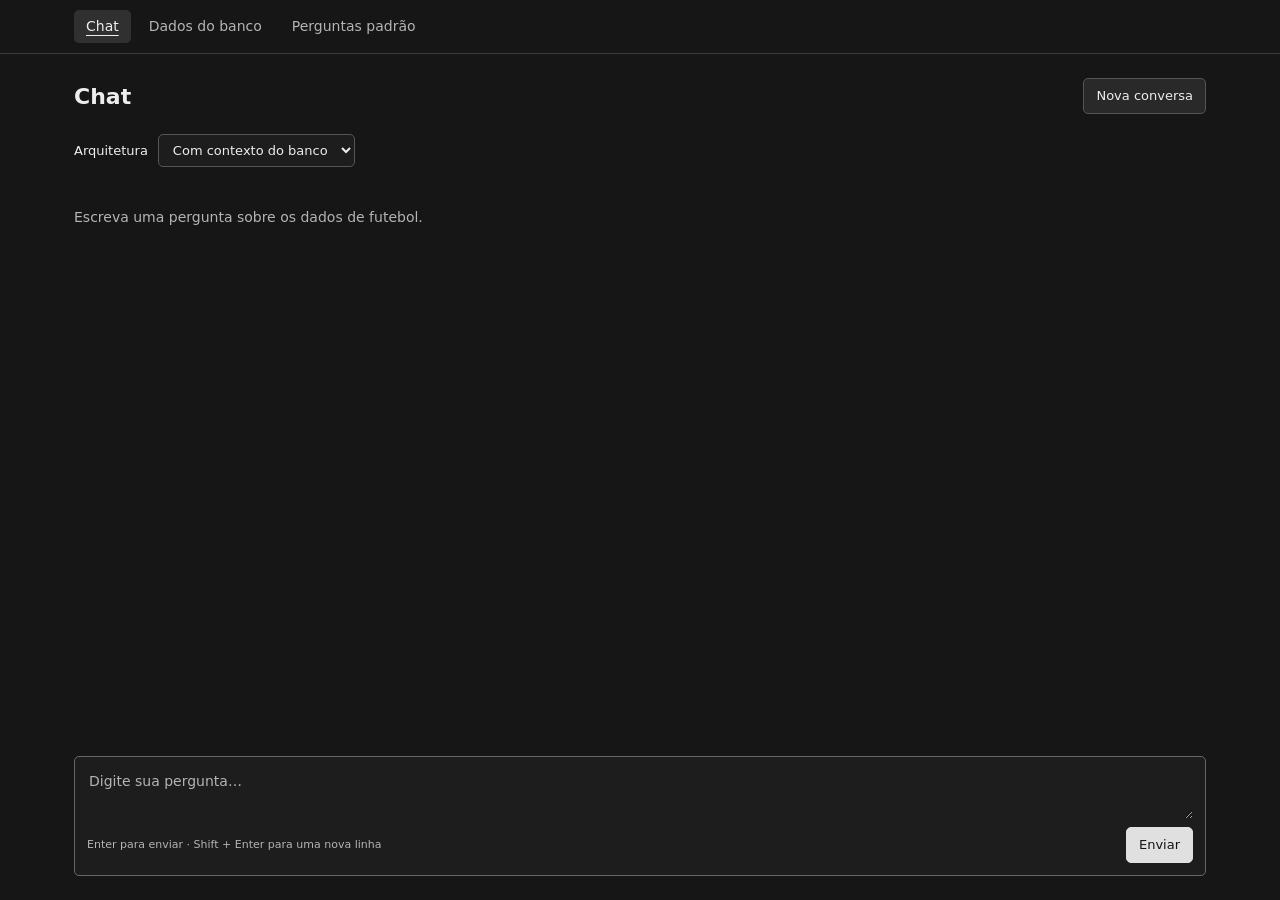
<file: project/src/main/resources/static/index.html>
<!doctype html>
<html lang="pt-BR">
<head>
  <meta charset="utf-8">
  <meta name="viewport" content="width=device-width, initial-scale=1">
  <meta name="theme-color" content="#161616">
  <meta name="description" content="Consultas em linguagem natural sobre dados de futebol.">
  <title>Chat</title>
  <link rel="stylesheet" href="assets/styles.css">
  <script src="assets/app.js" defer></script>
</head>
<body data-page="chat">
  <a class="skip-link" href="#main">Ir para o conteúdo</a>
  <header id="page-navigation" class="page-navigation" aria-label="Navegação principal"></header>
  <div class="workspace">
    
    <main id="main" class="main chat-main">
      <div class="page-heading chat-heading">
        <h1>Chat</h1>
        <button id="clear-chat" class="button secondary" type="button">Nova conversa</button>
      </div>
      <div class="chat-toolbar">
        <label class="model-control" for="chat-model"><span>Arquitetura</span>
          <select id="chat-model"><option value="context">Com contexto do banco</option><option value="direct">Sem contexto do banco</option></select>
        </label>
      </div>
      <section id="chat-messages" class="chat-messages" aria-label="Conversa" aria-live="polite" aria-relevant="additions"></section>
      <div class="composer-area">
        <form id="chat-form" class="composer">
          <label class="sr-only" for="chat-input">Sua pergunta sobre o banco de futebol</label>
          <textarea id="chat-input" rows="2" maxlength="4000" placeholder="Digite sua pergunta…" required></textarea>
          <div class="composer-bottom"><span><kbd>Enter</kbd> para enviar <span class="separator">·</span> <kbd>Shift + Enter</kbd> para uma nova linha</span><button id="send-chat" class="button primary send-button" type="submit">Enviar</button></div>
        </form>
      </div>
    </main>
  </div>
  <dialog id="record-dialog" class="record-dialog" aria-labelledby="record-dialog-title"><div class="dialog-header"><h2 id="record-dialog-title">Detalhes do registro</h2><button class="icon-button" type="button" data-close-dialog aria-label="Fechar detalhes">×</button></div><pre id="record-json"></pre></dialog>
  <div id="toast" class="toast" role="status" hidden></div>
  <noscript>Ative o JavaScript para consultar os dados e enviar perguntas.</noscript>
</body>
</html>
</file>
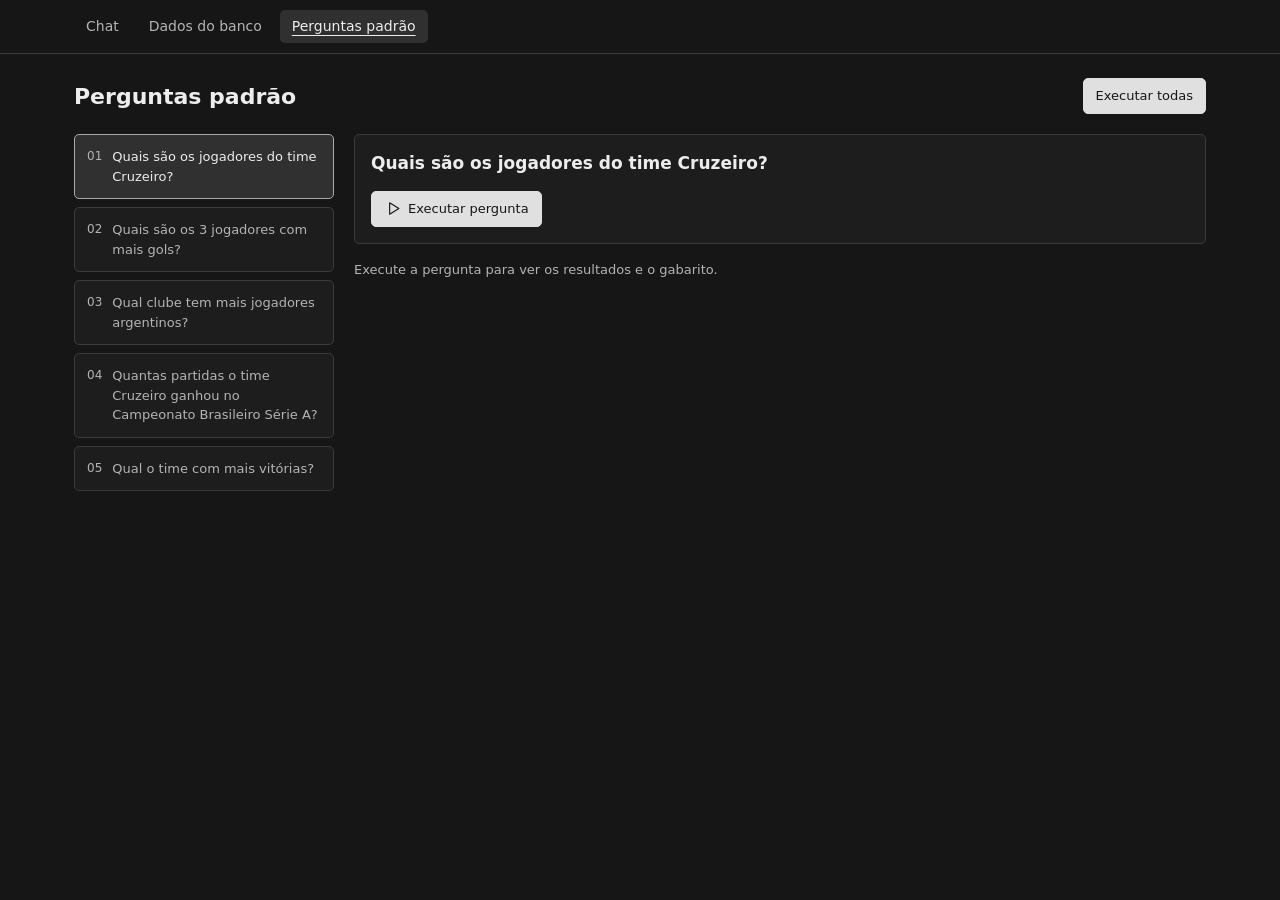
<file: project/src/main/resources/static/perguntas.html>
<!doctype html>
<html lang="pt-BR">
<head>
  <meta charset="utf-8"><meta name="viewport" content="width=device-width, initial-scale=1"><meta name="theme-color" content="#161616">
  <title>Perguntas padrão</title><link rel="stylesheet" href="assets/styles.css"><script src="assets/app.js" defer></script>
</head>
<body data-page="questions">
  <a class="skip-link" href="#main">Ir para o conteúdo</a><header id="page-navigation" class="page-navigation" aria-label="Navegação principal"></header>
  <div class="workspace">
    <main id="main" class="main">
      <div class="page-heading"><h1>Perguntas padrão</h1><button class="button primary" type="button" data-run-all>Executar todas</button></div>
      <div id="batch-status" class="batch-status" role="status" hidden></div>
      <div class="questions-layout"><section class="question-picker" aria-label="Perguntas disponíveis"><div id="question-list"></div></section><section id="question-detail" class="question-detail" aria-live="polite" aria-label="Resultado da pergunta selecionada"></section></div>
    </main>
  </div>
  <dialog id="record-dialog" class="record-dialog" aria-labelledby="record-dialog-title"><div class="dialog-header"><h2 id="record-dialog-title">Detalhes do registro</h2><button class="icon-button" type="button" data-close-dialog aria-label="Fechar detalhes">×</button></div><pre id="record-json"></pre></dialog><div id="toast" class="toast" role="status" hidden></div>
</body>
</html>
</file>
<file: project/src/main/resources/static/assets/styles.css>
@charset "UTF-8";

:root {
  color-scheme: dark;
  --background: #161616;
  --surface: #1d1d1d;
  --border: #3b3b3b;
  --text: #ededed;
  --muted: #b4b4b4;
  --radius: 5px;
  font-family: system-ui, sans-serif;
}

* { box-sizing: border-box; }
body { margin: 0; background: var(--background); color: var(--text); font-size: 14px; line-height: 1.5; }
button, input, textarea, select { font: inherit; }
button, select { cursor: pointer; }
button { color: inherit; }
button:disabled { opacity: .5; cursor: not-allowed; }
a { color: inherit; }
:focus-visible { outline: 2px solid #bcbcbc; outline-offset: 3px; }
[hidden] { display: none !important; }
h1, h2, h3, p { margin: 0; }
h1 { font-size: 22px; font-weight: 600; }
h2 { font-size: 17px; font-weight: 600; }
h3 { font-size: 14px; font-weight: 600; }
.icon { width: 17px; height: 17px; fill: none; stroke: currentColor; stroke-width: 1.65; stroke-linecap: round; stroke-linejoin: round; flex: none; }
.sr-only { position: absolute; width: 1px; height: 1px; padding: 0; margin: -1px; overflow: hidden; clip: rect(0, 0, 0, 0); white-space: nowrap; border: 0; }
.skip-link { position: fixed; top: -60px; left: 16px; background: var(--text); color: var(--background); padding: 8px; z-index: 100; }
.skip-link:focus { top: 8px; }

/* Navegação */
.page-navigation { border-bottom: 1px solid var(--border); }
.navigation { display: flex; flex-wrap: wrap; gap: 6px; max-width: 1180px; margin: auto; padding: 10px 24px; }
.nav-link { padding: 6px 12px; color: var(--muted); text-decoration: none; border-radius: var(--radius); }
.nav-link:hover, .nav-link.active { color: var(--text); background: #303030; }
.nav-link.active { text-decoration: underline; text-underline-offset: 4px; }
.main { max-width: 1180px; padding: 24px; margin: auto; }
.page-heading { display: flex; justify-content: space-between; align-items: center; gap: 16px; margin-bottom: 20px; }
.button { display: inline-flex; justify-content: center; align-items: center; gap: 7px; border: 1px solid #555; border-radius: var(--radius); padding: 7px 12px; min-height: 36px; font-size: 13px; background: #292929; color: var(--text); white-space: nowrap; }
.button:hover:not(:disabled) { background: #393939; }
.button.primary { background: #e0e0e0; border-color: #e0e0e0; color: #161616; }
.button.primary:hover:not(:disabled) { background: #fff; }
.icon-button { display: inline-grid; place-items: center; width: 32px; height: 32px; border: 1px solid var(--border); border-radius: var(--radius); background: transparent; color: var(--text); font-size: 22px; }
.text-button { border: 0; padding: 4px; background: transparent; color: inherit; text-decoration: underline; }
.badge { display: inline-block; border: 1px solid #606060; border-radius: 3px; padding: 2px 7px; color: var(--text); font-size: 12px; }
.badge.correct { border-color: #779b7b; color: #c1dfc5; }
.badge.error { border-color: #a07878; color: #efc5c5; }
.muted { color: var(--muted); font-size: 13px; }
.panel { background: var(--surface); border: 1px solid var(--border); border-radius: var(--radius); overflow: hidden; }
.panel-heading { display: flex; justify-content: space-between; align-items: center; gap: 16px; padding: 16px; }
.empty-state { padding: 24px 16px; text-align: center; color: var(--muted); font-size: 13px; }
.empty-state h3 { color: var(--text); margin: 8px 0 4px; }
.empty-state .button { margin-top: 12px; }
.error-message { padding: 12px; border: 1px solid #a07878; border-radius: var(--radius); background: #302323; color: #efc5c5; font-size: 13px; overflow-wrap: anywhere; }
.error-message p { margin-top: 4px; }
.spinner { display: inline-block; width: 16px; height: 16px; border: 2px solid #555; border-top-color: var(--text); border-radius: 50%; animation: spin .8s linear infinite; flex: none; }
.loading { display: flex; align-items: center; justify-content: center; gap: 10px; padding: 28px 16px; color: var(--muted); font-size: 13px; }
@keyframes spin { to { transform: rotate(360deg); } }

/* Chat */
.chat-main { height: calc(100dvh - 54px); min-height: 400px; display: flex; flex-direction: column; }
.chat-heading, .chat-toolbar, .composer-area { flex-shrink: 0; }
.chat-toolbar { margin-bottom: 8px; }
.model-control { display: flex; flex-wrap: wrap; align-items: center; gap: 10px; font-size: 13px; }
.model-control select { border: 1px solid #555; border-radius: var(--radius); background: var(--surface); color: var(--text); padding: 7px 10px; max-width: 100%; }
.chat-messages { flex: 1; min-height: 0; overflow-y: auto; padding: 16px 0; }
.chat-empty { color: var(--muted); padding: 16px 0; }
.message { margin-bottom: 18px; }
.user-message { display: flex; justify-content: flex-end; }
.user-bubble { max-width: 85%; background: #2b2b2b; border-radius: var(--radius); padding: 10px 14px; white-space: pre-wrap; overflow-wrap: anywhere; }
.response-grid { display: grid; gap: 16px; }
.response-grid.dual { grid-template-columns: repeat(2, minmax(0, 1fr)); }
.response-card { min-width: 0; border: 1px solid var(--border); border-radius: var(--radius); background: var(--surface); overflow: hidden; }
.response-heading { display: flex; align-items: center; justify-content: space-between; gap: 10px; padding: 12px 14px; border-bottom: 1px solid var(--border); }
.response-card .error-message { margin: 12px; }
.result-caption, .reference-caption { padding: 10px 14px; font-size: 12px; color: var(--muted); }
.sql-block { border-bottom: 1px solid var(--border); }
.sql-heading { display: flex; justify-content: space-between; align-items: center; gap: 12px; padding: 10px 14px 0; color: var(--muted); font-size: 12px; }
.copy-button { border: 0; background: transparent; color: var(--muted); font-size: 12px; display: inline-flex; align-items: center; gap: 5px; padding: 3px; }
.copy-button:hover { color: var(--text); }
.copy-button .icon { width: 13px; height: 13px; }
pre { margin: 0; font-family: ui-monospace, Consolas, monospace; }
.sql-block pre { padding: 12px 14px; white-space: pre-wrap; overflow-wrap: anywhere; font-size: 12px; max-height: 290px; overflow: auto; }
.composer-area { padding-top: 10px; }
.composer { border: 1px solid #666; border-radius: var(--radius); background: var(--surface); padding: 12px; }
.composer:focus-within { border-color: #bbb; }
.composer textarea { display: block; width: 100%; resize: vertical; max-height: 180px; min-height: 50px; border: 0; background: transparent; color: var(--text); outline: none; }
.composer textarea::placeholder { color: var(--muted); }
.composer-bottom { display: flex; justify-content: space-between; align-items: center; gap: 12px; margin-top: 8px; }
.composer-bottom > span { color: var(--muted); font-size: 11px; }
kbd { font-family: inherit; }

/* Dados e resultados */
.table-tabs { display: flex; gap: 8px; margin-bottom: 16px; overflow-x: auto; padding-bottom: 4px; }
.table-tab { display: flex; align-items: center; gap: 7px; border: 1px solid var(--border); background: var(--surface); color: var(--muted); border-radius: var(--radius); padding: 8px 12px; white-space: nowrap; font-size: 13px; }
.table-tab.active { color: var(--text); border-color: #aaa; background: #303030; }
.tab-count { font-size: 11px; }
.data-tools { padding: 0 16px 16px; display: flex; align-items: center; justify-content: space-between; gap: 12px; }
.search-field { display: flex; align-items: center; gap: 8px; border: 1px solid #555; border-radius: var(--radius); padding: 7px 10px; width: min(340px, 100%); color: var(--muted); }
.search-field input { width: 100%; color: var(--text); border: 0; outline: 0; background: transparent; font-size: 13px; }
.search-field:focus-within { border-color: #bbb; }
.table-wrap { overflow: auto; max-width: 100%; }
table { width: 100%; border-collapse: collapse; text-align: left; font-size: 13px; }
th { font-weight: 600; background: #252525; white-space: nowrap; }
th, td { padding: 10px 14px; border-top: 1px solid var(--border); vertical-align: top; }
td { max-width: 340px; overflow-wrap: anywhere; }
.sort-button { background: none; border: 0; padding: 0; color: inherit; display: flex; gap: 7px; align-items: center; font-size: inherit; font-weight: inherit; }
.sort-marker { color: var(--muted); }
.object-button { text-align: left; padding: 0; border: 0; color: inherit; background: transparent; text-decoration: underline; font-size: inherit; max-width: 240px; }
.object-button span { margin-left: 5px; }
.null-value { color: var(--muted); }
.result-table { max-height: 380px; }
.pagination { display: flex; align-items: center; justify-content: space-between; gap: 12px; padding: 14px 16px; border-top: 1px solid var(--border); }
.pagination-buttons { display: flex; gap: 8px; }
#data-content > .error-message { margin: 0 16px 16px; }

/* Perguntas padrão */
.questions-layout { display: grid; grid-template-columns: 260px minmax(0, 1fr); gap: 20px; align-items: start; }
#question-list { display: grid; gap: 8px; }
.question-button { display: flex; text-align: left; width: 100%; gap: 10px; padding: 12px; border: 1px solid var(--border); border-radius: var(--radius); background: var(--surface); color: var(--muted); }
.question-button.active { border-color: #aaa; background: #303030; color: var(--text); }
.question-number { color: var(--muted); font-size: 12px; }
.question-text { display: block; font-size: 13px; }
.question-button .badge { margin-top: 6px; font-size: 11px; }
.question-detail { min-width: 0; }
.question-detail .panel { margin-bottom: 16px; }
.question-intro { padding: 16px; }
.question-actions { margin-top: 14px; }
.question-detail .response-grid { grid-template-columns: minmax(0, 1fr); margin-bottom: 16px; }
.reference-details summary { cursor: pointer; padding: 12px 14px; font-size: 14px; font-weight: 600; }
.reference-details .sql-block { border-top: 1px solid var(--border); }
.batch-status { display: flex; align-items: center; gap: 10px; padding: 12px; border: 1px solid var(--border); border-radius: var(--radius); background: var(--surface); font-size: 13px; margin-bottom: 16px; }
.batch-status .text-button { margin-left: auto; white-space: nowrap; }

/* Detalhes e mensagens */
.record-dialog { width: min(760px, calc(100% - 32px)); padding: 0; border: 1px solid #666; border-radius: var(--radius); background: var(--surface); color: var(--text); max-height: 85dvh; }
.record-dialog::backdrop { background: #0009; }
.dialog-header { padding: 14px 16px; display: flex; align-items: center; justify-content: space-between; border-bottom: 1px solid var(--border); }
.record-dialog pre { padding: 16px; overflow: auto; white-space: pre-wrap; overflow-wrap: anywhere; font-size: 12px; max-height: 65dvh; }
.toast { position: fixed; bottom: 20px; right: 20px; max-width: calc(100% - 40px); padding: 12px 16px; border: 1px solid #777; background: #303030; border-radius: var(--radius); font-size: 13px; z-index: 80; }
noscript { display: block; padding: 14px; text-align: center; }

@media (max-width: 640px) {
  .navigation { padding: 8px 12px; gap: 2px; }
  .nav-link { padding: 7px 9px; font-size: 13px; }
  .main { padding: 18px 14px; }
  .page-heading { flex-wrap: wrap; gap: 12px; }
  h1 { font-size: 20px; }
  .chat-main { height: calc(100dvh - 50px); }
  .chat-heading { flex-wrap: nowrap; }
  .composer-bottom > span { display: none; }
  .composer-bottom { justify-content: flex-end; }
  .questions-layout { grid-template-columns: 1fr; }
  .response-grid.dual { grid-template-columns: 1fr; }
  .question-button { padding: 10px; }
  .user-bubble { max-width: 95%; }
  .data-tools, .pagination, .batch-status { flex-wrap: wrap; }
  .search-field { width: 100%; }
}
@media (prefers-reduced-motion: reduce) { *, *::before, *::after { animation-duration: .01ms !important; } }
</file>
